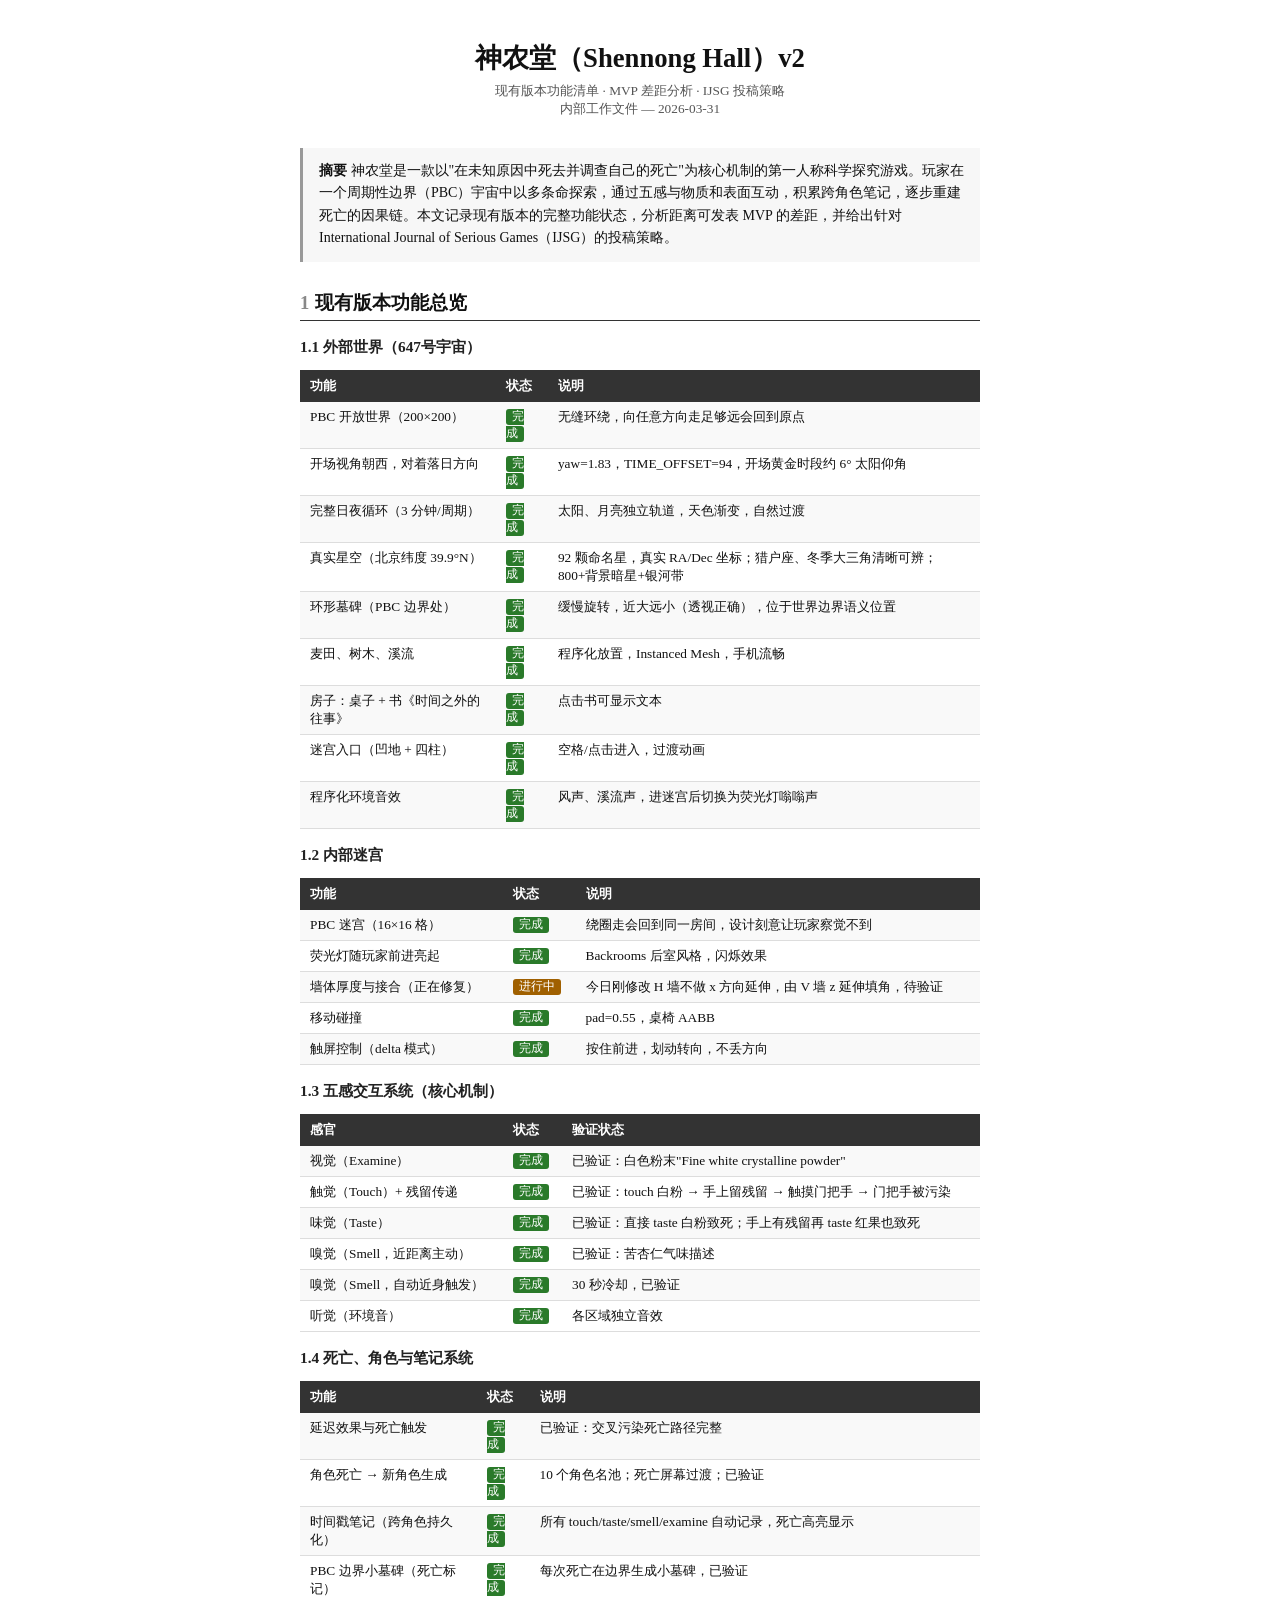
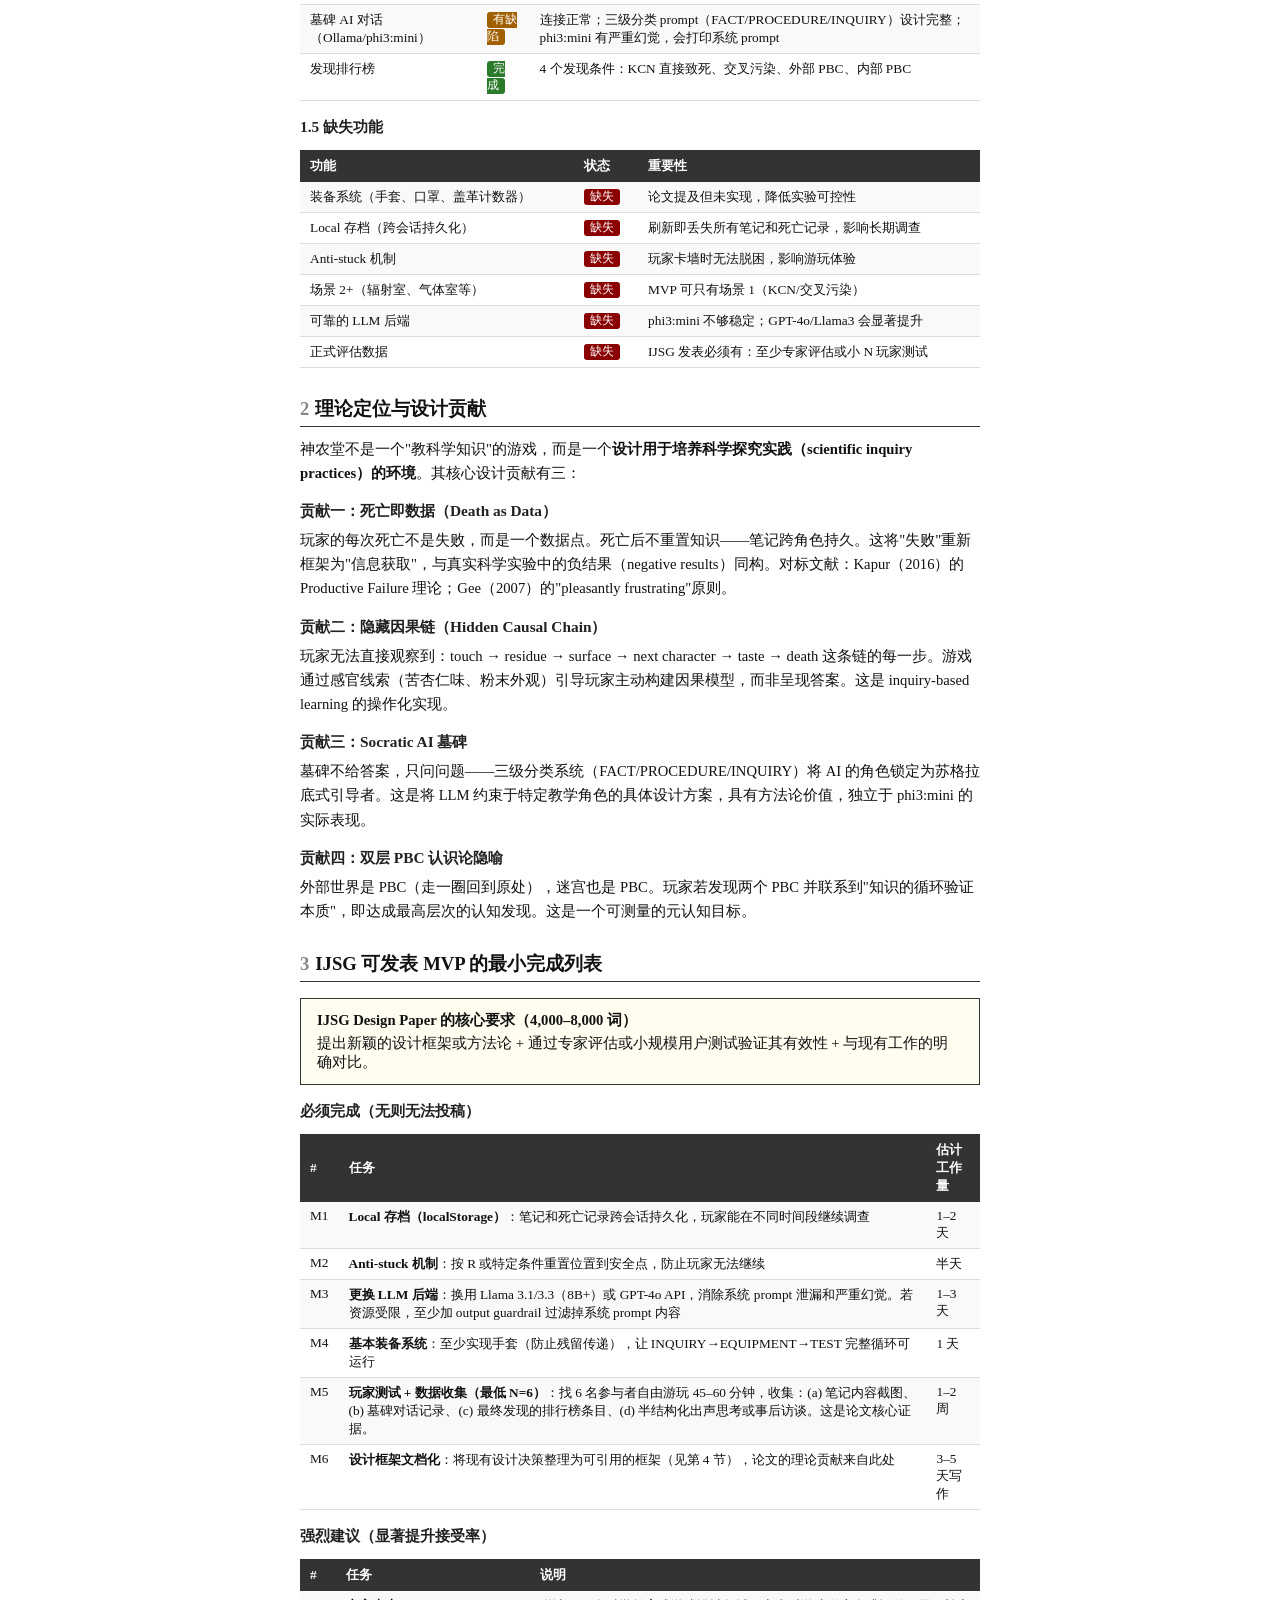
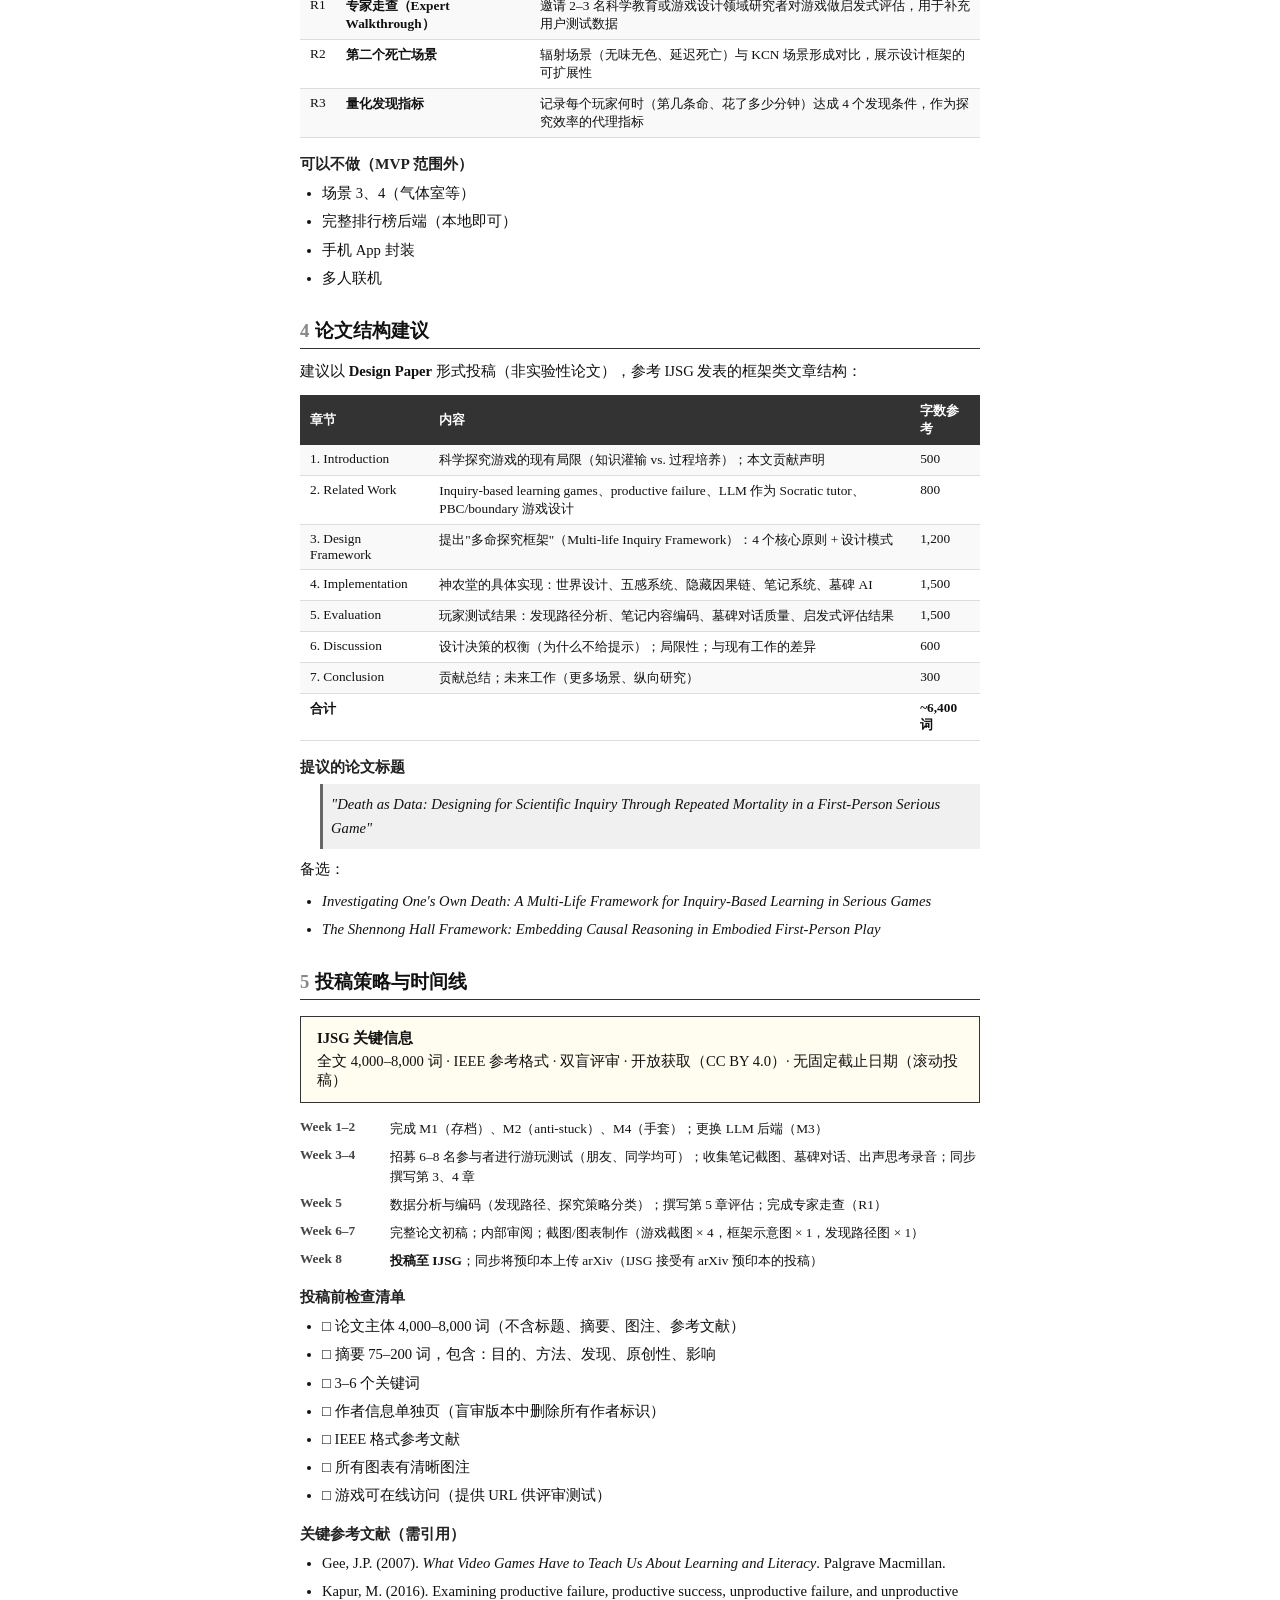
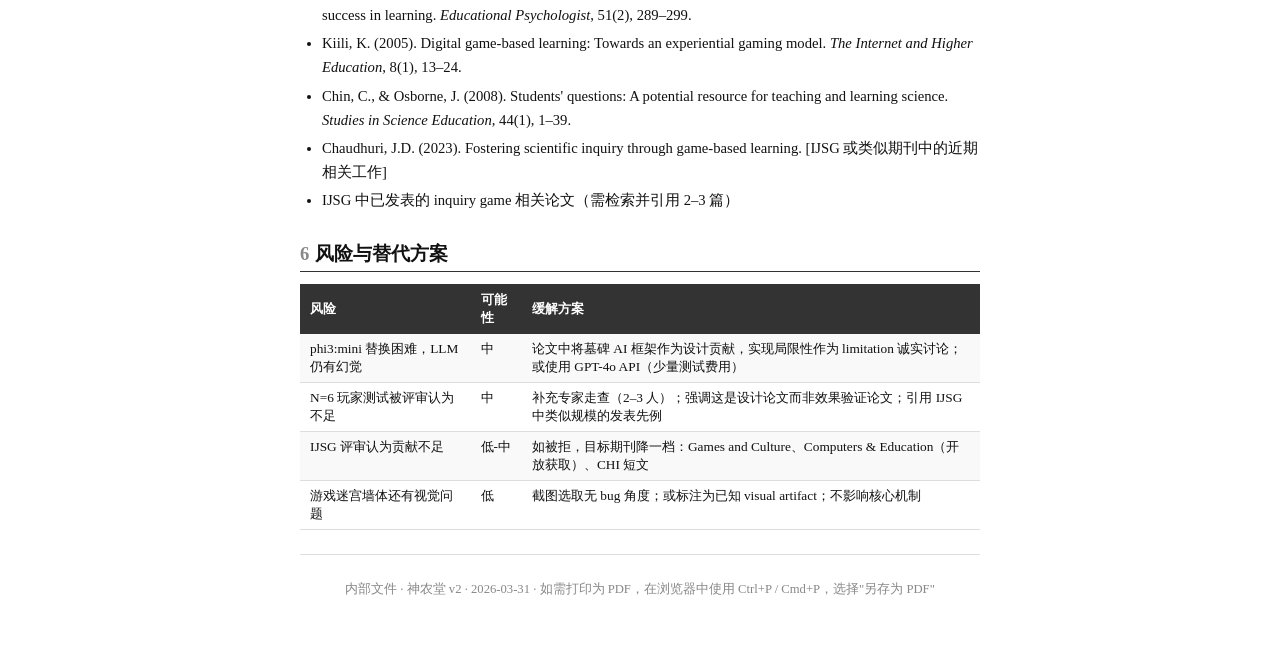
<file: mvp_paper_strategy.html>
<!DOCTYPE html>
<html lang="zh">
<head>
<meta charset="UTF-8">
<title>神农堂 MVP & IJSG Strategy</title>
<style>
  * { box-sizing: border-box; margin: 0; padding: 0; }
  body { font-family: 'Georgia', serif; font-size: 11pt; color: #111; background: #fff; }
  .page { max-width: 800px; margin: 0 auto; padding: 40px 60px; }

  h1 { font-size: 20pt; font-weight: bold; text-align: center; margin-bottom: 6px; }
  h2 { font-size: 14pt; font-weight: bold; margin-top: 28px; margin-bottom: 10px;
       border-bottom: 1.5px solid #333; padding-bottom: 4px; }
  h3 { font-size: 11.5pt; font-weight: bold; margin-top: 16px; margin-bottom: 6px; color: #222; }
  h4 { font-size: 11pt; font-style: italic; margin-top: 12px; margin-bottom: 4px; color: #444; }

  p { margin-bottom: 8px; line-height: 1.65; }
  ul, ol { margin: 6px 0 10px 22px; line-height: 1.65; }
  li { margin-bottom: 4px; }

  .meta { text-align: center; color: #555; font-size: 10pt; margin-bottom: 30px; }
  .abstract { background: #f7f7f7; border-left: 3px solid #999; padding: 12px 16px;
              margin: 20px 0; font-size: 10.5pt; line-height: 1.6; }

  table { width: 100%; border-collapse: collapse; margin: 12px 0; font-size: 10pt; }
  th { background: #333; color: #fff; padding: 7px 10px; text-align: left; }
  td { padding: 6px 10px; border-bottom: 1px solid #ddd; vertical-align: top; }
  tr:nth-child(even) td { background: #f9f9f9; }

  .tag-done { background: #2a7a2a; color: #fff; padding: 1px 6px; border-radius: 3px;
              font-size: 9pt; font-family: monospace; }
  .tag-partial { background: #a06000; color: #fff; padding: 1px 6px; border-radius: 3px;
                 font-size: 9pt; font-family: monospace; }
  .tag-missing { background: #8a0000; color: #fff; padding: 1px 6px; border-radius: 3px;
                 font-size: 9pt; font-family: monospace; }
  .tag-optional { background: #555; color: #fff; padding: 1px 6px; border-radius: 3px;
                  font-size: 9pt; font-family: monospace; }

  .callout { border: 1.5px solid #333; padding: 12px 16px; margin: 16px 0;
             background: #fffdf0; }
  .callout strong { display: block; margin-bottom: 4px; font-size: 11pt; }

  .timeline { margin: 10px 0; }
  .timeline-item { display: flex; margin-bottom: 8px; }
  .timeline-week { min-width: 90px; font-weight: bold; color: #444; font-size: 10pt; }
  .timeline-content { flex: 1; font-size: 10pt; line-height: 1.5; }

  .section-num { color: #888; margin-right: 6px; }
  hr { border: none; border-top: 1px solid #ddd; margin: 24px 0; }

  @media print {
    body { font-size: 10.5pt; }
    .page { padding: 20px 40px; }
    h2 { page-break-after: avoid; }
    table { page-break-inside: avoid; }
    .callout { page-break-inside: avoid; }
  }
</style>
</head>
<body>
<div class="page">

<h1>神农堂（Shennong Hall）v2</h1>
<div class="meta">
  现有版本功能清单 · MVP 差距分析 · IJSG 投稿策略<br>
  内部工作文件 — 2026-03-31
</div>

<div class="abstract">
  <strong>摘要</strong>
  神农堂是一款以"在未知原因中死去并调查自己的死亡"为核心机制的第一人称科学探究游戏。玩家在一个周期性边界（PBC）宇宙中以多条命探索，通过五感与物质和表面互动，积累跨角色笔记，逐步重建死亡的因果链。本文记录现有版本的完整功能状态，分析距离可发表 MVP 的差距，并给出针对 International Journal of Serious Games（IJSG）的投稿策略。
</div>

<!-- ============================================================ -->
<h2><span class="section-num">1</span>现有版本功能总览</h2>

<h3>1.1 外部世界（647号宇宙）</h3>
<table>
  <tr><th>功能</th><th>状态</th><th>说明</th></tr>
  <tr>
    <td>PBC 开放世界（200×200）</td>
    <td><span class="tag-done">完成</span></td>
    <td>无缝环绕，向任意方向走足够远会回到原点</td>
  </tr>
  <tr>
    <td>开场视角朝西，对着落日方向</td>
    <td><span class="tag-done">完成</span></td>
    <td>yaw=1.83，TIME_OFFSET=94，开场黄金时段约 6° 太阳仰角</td>
  </tr>
  <tr>
    <td>完整日夜循环（3 分钟/周期）</td>
    <td><span class="tag-done">完成</span></td>
    <td>太阳、月亮独立轨道，天色渐变，自然过渡</td>
  </tr>
  <tr>
    <td>真实星空（北京纬度 39.9°N）</td>
    <td><span class="tag-done">完成</span></td>
    <td>92 颗命名星，真实 RA/Dec 坐标；猎户座、冬季大三角清晰可辨；800+背景暗星+银河带</td>
  </tr>
  <tr>
    <td>环形墓碑（PBC 边界处）</td>
    <td><span class="tag-done">完成</span></td>
    <td>缓慢旋转，近大远小（透视正确），位于世界边界语义位置</td>
  </tr>
  <tr>
    <td>麦田、树木、溪流</td>
    <td><span class="tag-done">完成</span></td>
    <td>程序化放置，Instanced Mesh，手机流畅</td>
  </tr>
  <tr>
    <td>房子：桌子 + 书《时间之外的往事》</td>
    <td><span class="tag-done">完成</span></td>
    <td>点击书可显示文本</td>
  </tr>
  <tr>
    <td>迷宫入口（凹地 + 四柱）</td>
    <td><span class="tag-done">完成</span></td>
    <td>空格/点击进入，过渡动画</td>
  </tr>
  <tr>
    <td>程序化环境音效</td>
    <td><span class="tag-done">完成</span></td>
    <td>风声、溪流声，进迷宫后切换为荧光灯嗡嗡声</td>
  </tr>
</table>

<h3>1.2 内部迷宫</h3>
<table>
  <tr><th>功能</th><th>状态</th><th>说明</th></tr>
  <tr>
    <td>PBC 迷宫（16×16 格）</td>
    <td><span class="tag-done">完成</span></td>
    <td>绕圈走会回到同一房间，设计刻意让玩家察觉不到</td>
  </tr>
  <tr>
    <td>荧光灯随玩家前进亮起</td>
    <td><span class="tag-done">完成</span></td>
    <td>Backrooms 后室风格，闪烁效果</td>
  </tr>
  <tr>
    <td>墙体厚度与接合（正在修复）</td>
    <td><span class="tag-partial">进行中</span></td>
    <td>今日刚修改 H 墙不做 x 方向延伸，由 V 墙 z 延伸填角，待验证</td>
  </tr>
  <tr>
    <td>移动碰撞</td>
    <td><span class="tag-done">完成</span></td>
    <td>pad=0.55，桌椅 AABB</td>
  </tr>
  <tr>
    <td>触屏控制（delta 模式）</td>
    <td><span class="tag-done">完成</span></td>
    <td>按住前进，划动转向，不丢方向</td>
  </tr>
</table>

<h3>1.3 五感交互系统（核心机制）</h3>
<table>
  <tr><th>感官</th><th>状态</th><th>验证状态</th></tr>
  <tr>
    <td>视觉（Examine）</td>
    <td><span class="tag-done">完成</span></td>
    <td>已验证：白色粉末"Fine white crystalline powder"</td>
  </tr>
  <tr>
    <td>触觉（Touch）+ 残留传递</td>
    <td><span class="tag-done">完成</span></td>
    <td>已验证：touch 白粉 → 手上留残留 → 触摸门把手 → 门把手被污染</td>
  </tr>
  <tr>
    <td>味觉（Taste）</td>
    <td><span class="tag-done">完成</span></td>
    <td>已验证：直接 taste 白粉致死；手上有残留再 taste 红果也致死</td>
  </tr>
  <tr>
    <td>嗅觉（Smell，近距离主动）</td>
    <td><span class="tag-done">完成</span></td>
    <td>已验证：苦杏仁气味描述</td>
  </tr>
  <tr>
    <td>嗅觉（Smell，自动近身触发）</td>
    <td><span class="tag-done">完成</span></td>
    <td>30 秒冷却，已验证</td>
  </tr>
  <tr>
    <td>听觉（环境音）</td>
    <td><span class="tag-done">完成</span></td>
    <td>各区域独立音效</td>
  </tr>
</table>

<h3>1.4 死亡、角色与笔记系统</h3>
<table>
  <tr><th>功能</th><th>状态</th><th>说明</th></tr>
  <tr>
    <td>延迟效果与死亡触发</td>
    <td><span class="tag-done">完成</span></td>
    <td>已验证：交叉污染死亡路径完整</td>
  </tr>
  <tr>
    <td>角色死亡 → 新角色生成</td>
    <td><span class="tag-done">完成</span></td>
    <td>10 个角色名池；死亡屏幕过渡；已验证</td>
  </tr>
  <tr>
    <td>时间戳笔记（跨角色持久化）</td>
    <td><span class="tag-done">完成</span></td>
    <td>所有 touch/taste/smell/examine 自动记录，死亡高亮显示</td>
  </tr>
  <tr>
    <td>PBC 边界小墓碑（死亡标记）</td>
    <td><span class="tag-done">完成</span></td>
    <td>每次死亡在边界生成小墓碑，已验证</td>
  </tr>
  <tr>
    <td>墓碑 AI 对话（Ollama/phi3:mini）</td>
    <td><span class="tag-partial">有缺陷</span></td>
    <td>连接正常；三级分类 prompt（FACT/PROCEDURE/INQUIRY）设计完整；phi3:mini 有严重幻觉，会打印系统 prompt</td>
  </tr>
  <tr>
    <td>发现排行榜</td>
    <td><span class="tag-done">完成</span></td>
    <td>4 个发现条件：KCN 直接致死、交叉污染、外部 PBC、内部 PBC</td>
  </tr>
</table>

<h3>1.5 缺失功能</h3>
<table>
  <tr><th>功能</th><th>状态</th><th>重要性</th></tr>
  <tr>
    <td>装备系统（手套、口罩、盖革计数器）</td>
    <td><span class="tag-missing">缺失</span></td>
    <td>论文提及但未实现，降低实验可控性</td>
  </tr>
  <tr>
    <td>Local 存档（跨会话持久化）</td>
    <td><span class="tag-missing">缺失</span></td>
    <td>刷新即丢失所有笔记和死亡记录，影响长期调查</td>
  </tr>
  <tr>
    <td>Anti-stuck 机制</td>
    <td><span class="tag-missing">缺失</span></td>
    <td>玩家卡墙时无法脱困，影响游玩体验</td>
  </tr>
  <tr>
    <td>场景 2+（辐射室、气体室等）</td>
    <td><span class="tag-missing">缺失</span></td>
    <td>MVP 可只有场景 1（KCN/交叉污染）</td>
  </tr>
  <tr>
    <td>可靠的 LLM 后端</td>
    <td><span class="tag-missing">缺失</span></td>
    <td>phi3:mini 不够稳定；GPT-4o/Llama3 会显著提升</td>
  </tr>
  <tr>
    <td>正式评估数据</td>
    <td><span class="tag-missing">缺失</span></td>
    <td>IJSG 发表必须有：至少专家评估或小 N 玩家测试</td>
  </tr>
</table>

<!-- ============================================================ -->
<h2><span class="section-num">2</span>理论定位与设计贡献</h2>

<p>神农堂不是一个"教科学知识"的游戏，而是一个<strong>设计用于培养科学探究实践（scientific inquiry practices）的环境</strong>。其核心设计贡献有三：</p>

<h3>贡献一：死亡即数据（Death as Data）</h3>
<p>玩家的每次死亡不是失败，而是一个数据点。死亡后不重置知识——笔记跨角色持久。这将"失败"重新框架为"信息获取"，与真实科学实验中的负结果（negative results）同构。对标文献：Kapur（2016）的 Productive Failure 理论；Gee（2007）的"pleasantly frustrating"原则。</p>

<h3>贡献二：隐藏因果链（Hidden Causal Chain）</h3>
<p>玩家无法直接观察到：touch → residue → surface → next character → taste → death 这条链的每一步。游戏通过感官线索（苦杏仁味、粉末外观）引导玩家主动构建因果模型，而非呈现答案。这是 inquiry-based learning 的操作化实现。</p>

<h3>贡献三：Socratic AI 墓碑</h3>
<p>墓碑不给答案，只问问题——三级分类系统（FACT/PROCEDURE/INQUIRY）将 AI 的角色锁定为苏格拉底式引导者。这是将 LLM 约束于特定教学角色的具体设计方案，具有方法论价值，独立于 phi3:mini 的实际表现。</p>

<h3>贡献四：双层 PBC 认识论隐喻</h3>
<p>外部世界是 PBC（走一圈回到原处），迷宫也是 PBC。玩家若发现两个 PBC 并联系到"知识的循环验证本质"，即达成最高层次的认知发现。这是一个可测量的元认知目标。</p>

<!-- ============================================================ -->
<h2><span class="section-num">3</span>IJSG 可发表 MVP 的最小完成列表</h2>

<div class="callout">
  <strong>IJSG Design Paper 的核心要求（4,000–8,000 词）</strong>
  提出新颖的设计框架或方法论 + 通过专家评估或小规模用户测试验证其有效性 + 与现有工作的明确对比。
</div>

<h3>必须完成（无则无法投稿）</h3>
<table>
  <tr><th>#</th><th>任务</th><th>估计工作量</th></tr>
  <tr>
    <td>M1</td>
    <td><strong>Local 存档（localStorage）</strong>：笔记和死亡记录跨会话持久化，玩家能在不同时间段继续调查</td>
    <td>1–2 天</td>
  </tr>
  <tr>
    <td>M2</td>
    <td><strong>Anti-stuck 机制</strong>：按 R 或特定条件重置位置到安全点，防止玩家无法继续</td>
    <td>半天</td>
  </tr>
  <tr>
    <td>M3</td>
    <td><strong>更换 LLM 后端</strong>：换用 Llama 3.1/3.3（8B+）或 GPT-4o API，消除系统 prompt 泄漏和严重幻觉。若资源受限，至少加 output guardrail 过滤掉系统 prompt 内容</td>
    <td>1–3 天</td>
  </tr>
  <tr>
    <td>M4</td>
    <td><strong>基本装备系统</strong>：至少实现手套（防止残留传递），让 INQUIRY→EQUIPMENT→TEST 完整循环可运行</td>
    <td>1 天</td>
  </tr>
  <tr>
    <td>M5</td>
    <td><strong>玩家测试 + 数据收集（最低 N=6）</strong>：找 6 名参与者自由游玩 45–60 分钟，收集：(a) 笔记内容截图、(b) 墓碑对话记录、(c) 最终发现的排行榜条目、(d) 半结构化出声思考或事后访谈。这是论文核心证据。</td>
    <td>1–2 周</td>
  </tr>
  <tr>
    <td>M6</td>
    <td><strong>设计框架文档化</strong>：将现有设计决策整理为可引用的框架（见第 4 节），论文的理论贡献来自此处</td>
    <td>3–5 天写作</td>
  </tr>
</table>

<h3>强烈建议（显著提升接受率）</h3>
<table>
  <tr><th>#</th><th>任务</th><th>说明</th></tr>
  <tr>
    <td>R1</td>
    <td><strong>专家走查（Expert Walkthrough）</strong></td>
    <td>邀请 2–3 名科学教育或游戏设计领域研究者对游戏做启发式评估，用于补充用户测试数据</td>
  </tr>
  <tr>
    <td>R2</td>
    <td><strong>第二个死亡场景</strong></td>
    <td>辐射场景（无味无色、延迟死亡）与 KCN 场景形成对比，展示设计框架的可扩展性</td>
  </tr>
  <tr>
    <td>R3</td>
    <td><strong>量化发现指标</strong></td>
    <td>记录每个玩家何时（第几条命、花了多少分钟）达成 4 个发现条件，作为探究效率的代理指标</td>
  </tr>
</table>

<h3>可以不做（MVP 范围外）</h3>
<ul>
  <li>场景 3、4（气体室等）</li>
  <li>完整排行榜后端（本地即可）</li>
  <li>手机 App 封装</li>
  <li>多人联机</li>
</ul>

<!-- ============================================================ -->
<h2><span class="section-num">4</span>论文结构建议</h2>

<p>建议以 <strong>Design Paper</strong> 形式投稿（非实验性论文），参考 IJSG 发表的框架类文章结构：</p>

<table>
  <tr><th>章节</th><th>内容</th><th>字数参考</th></tr>
  <tr>
    <td>1. Introduction</td>
    <td>科学探究游戏的现有局限（知识灌输 vs. 过程培养）；本文贡献声明</td>
    <td>500</td>
  </tr>
  <tr>
    <td>2. Related Work</td>
    <td>Inquiry-based learning games、productive failure、LLM 作为 Socratic tutor、PBC/boundary 游戏设计</td>
    <td>800</td>
  </tr>
  <tr>
    <td>3. Design Framework</td>
    <td>提出"多命探究框架"（Multi-life Inquiry Framework）：4 个核心原则 + 设计模式</td>
    <td>1,200</td>
  </tr>
  <tr>
    <td>4. Implementation</td>
    <td>神农堂的具体实现：世界设计、五感系统、隐藏因果链、笔记系统、墓碑 AI</td>
    <td>1,500</td>
  </tr>
  <tr>
    <td>5. Evaluation</td>
    <td>玩家测试结果：发现路径分析、笔记内容编码、墓碑对话质量、启发式评估结果</td>
    <td>1,500</td>
  </tr>
  <tr>
    <td>6. Discussion</td>
    <td>设计决策的权衡（为什么不给提示）；局限性；与现有工作的差异</td>
    <td>600</td>
  </tr>
  <tr>
    <td>7. Conclusion</td>
    <td>贡献总结；未来工作（更多场景、纵向研究）</td>
    <td>300</td>
  </tr>
  <tr>
    <td><strong>合计</strong></td>
    <td></td>
    <td><strong>~6,400 词</strong></td>
  </tr>
</table>

<h3>提议的论文标题</h3>
<p style="font-style: italic; margin-left: 20px; padding: 8px; background: #f0f0f0; border-left: 3px solid #666;">
  "Death as Data: Designing for Scientific Inquiry Through Repeated Mortality in a First-Person Serious Game"
</p>
<p>备选：</p>
<ul>
  <li><em>Investigating One's Own Death: A Multi-Life Framework for Inquiry-Based Learning in Serious Games</em></li>
  <li><em>The Shennong Hall Framework: Embedding Causal Reasoning in Embodied First-Person Play</em></li>
</ul>

<!-- ============================================================ -->
<h2><span class="section-num">5</span>投稿策略与时间线</h2>

<div class="callout">
  <strong>IJSG 关键信息</strong>
  全文 4,000–8,000 词 · IEEE 参考格式 · 双盲评审 · 开放获取（CC BY 4.0）· 无固定截止日期（滚动投稿）
</div>

<div class="timeline">
  <div class="timeline-item">
    <div class="timeline-week">Week 1–2</div>
    <div class="timeline-content">完成 M1（存档）、M2（anti-stuck）、M4（手套）；更换 LLM 后端（M3）</div>
  </div>
  <div class="timeline-item">
    <div class="timeline-week">Week 3–4</div>
    <div class="timeline-content">招募 6–8 名参与者进行游玩测试（朋友、同学均可）；收集笔记截图、墓碑对话、出声思考录音；同步撰写第 3、4 章</div>
  </div>
  <div class="timeline-item">
    <div class="timeline-week">Week 5</div>
    <div class="timeline-content">数据分析与编码（发现路径、探究策略分类）；撰写第 5 章评估；完成专家走查（R1）</div>
  </div>
  <div class="timeline-item">
    <div class="timeline-week">Week 6–7</div>
    <div class="timeline-content">完整论文初稿；内部审阅；截图/图表制作（游戏截图 × 4，框架示意图 × 1，发现路径图 × 1）</div>
  </div>
  <div class="timeline-item">
    <div class="timeline-week">Week 8</div>
    <div class="timeline-content"><strong>投稿至 IJSG</strong>；同步将预印本上传 arXiv（IJSG 接受有 arXiv 预印本的投稿）</div>
  </div>
</div>

<h3>投稿前检查清单</h3>
<ul>
  <li>□ 论文主体 4,000–8,000 词（不含标题、摘要、图注、参考文献）</li>
  <li>□ 摘要 75–200 词，包含：目的、方法、发现、原创性、影响</li>
  <li>□ 3–6 个关键词</li>
  <li>□ 作者信息单独页（盲审版本中删除所有作者标识）</li>
  <li>□ IEEE 格式参考文献</li>
  <li>□ 所有图表有清晰图注</li>
  <li>□ 游戏可在线访问（提供 URL 供评审测试）</li>
</ul>

<h3>关键参考文献（需引用）</h3>
<ul>
  <li>Gee, J.P. (2007). <em>What Video Games Have to Teach Us About Learning and Literacy</em>. Palgrave Macmillan.</li>
  <li>Kapur, M. (2016). Examining productive failure, productive success, unproductive failure, and unproductive success in learning. <em>Educational Psychologist</em>, 51(2), 289–299.</li>
  <li>Kiili, K. (2005). Digital game-based learning: Towards an experiential gaming model. <em>The Internet and Higher Education</em>, 8(1), 13–24.</li>
  <li>Chin, C., & Osborne, J. (2008). Students' questions: A potential resource for teaching and learning science. <em>Studies in Science Education</em>, 44(1), 1–39.</li>
  <li>Chaudhuri, J.D. (2023). Fostering scientific inquiry through game-based learning. [IJSG 或类似期刊中的近期相关工作]</li>
  <li>IJSG 中已发表的 inquiry game 相关论文（需检索并引用 2–3 篇）</li>
</ul>

<!-- ============================================================ -->
<h2><span class="section-num">6</span>风险与替代方案</h2>

<table>
  <tr><th>风险</th><th>可能性</th><th>缓解方案</th></tr>
  <tr>
    <td>phi3:mini 替换困难，LLM 仍有幻觉</td>
    <td>中</td>
    <td>论文中将墓碑 AI 框架作为设计贡献，实现局限性作为 limitation 诚实讨论；或使用 GPT-4o API（少量测试费用）</td>
  </tr>
  <tr>
    <td>N=6 玩家测试被评审认为不足</td>
    <td>中</td>
    <td>补充专家走查（2–3 人）；强调这是设计论文而非效果验证论文；引用 IJSG 中类似规模的发表先例</td>
  </tr>
  <tr>
    <td>IJSG 评审认为贡献不足</td>
    <td>低-中</td>
    <td>如被拒，目标期刊降一档：Games and Culture、Computers & Education（开放获取）、CHI 短文</td>
  </tr>
  <tr>
    <td>游戏迷宫墙体还有视觉问题</td>
    <td>低</td>
    <td>截图选取无 bug 角度；或标注为已知 visual artifact；不影响核心机制</td>
  </tr>
</table>

<!-- ============================================================ -->
<hr>
<p style="text-align:center; color:#888; font-size:9.5pt; margin-top: 20px;">
  内部文件 · 神农堂 v2 · 2026-03-31 · 如需打印为 PDF，在浏览器中使用 Ctrl+P / Cmd+P，选择"另存为 PDF"
</p>

</div>
</body>
</html>
</file>
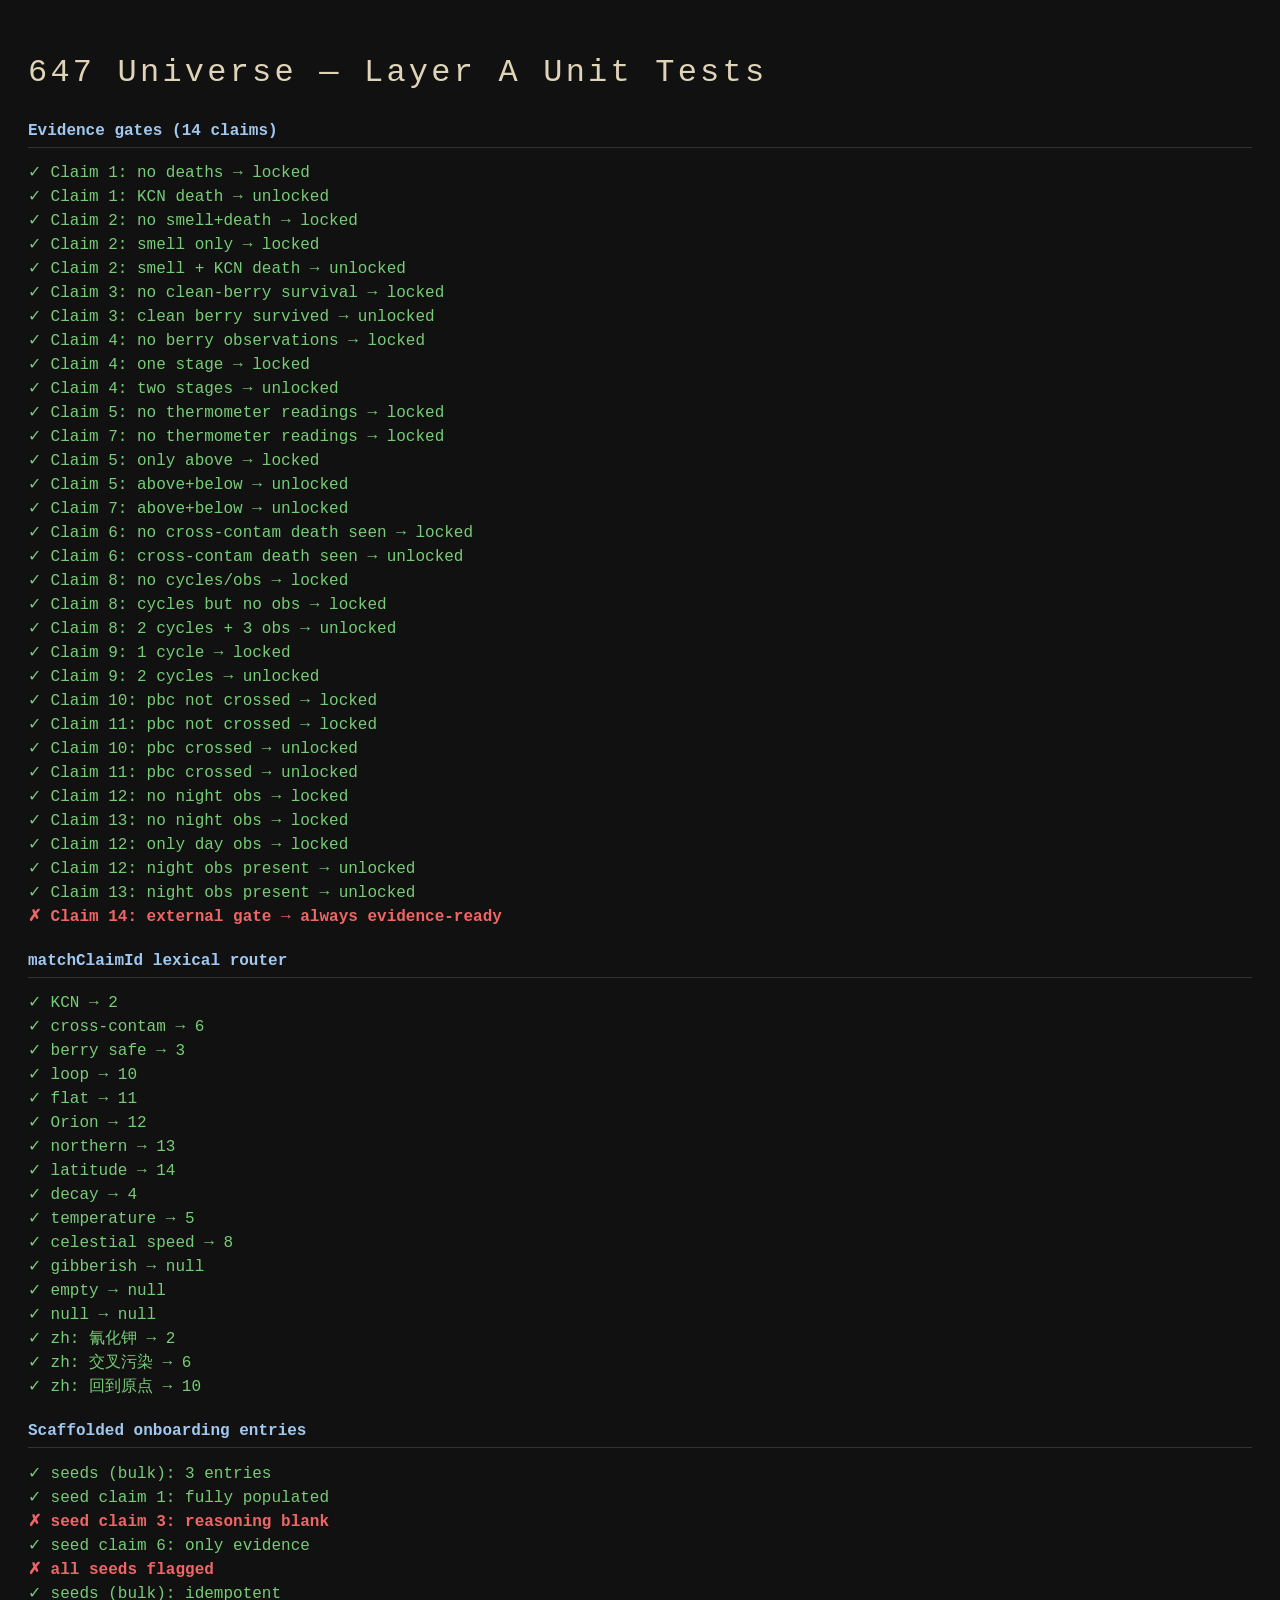
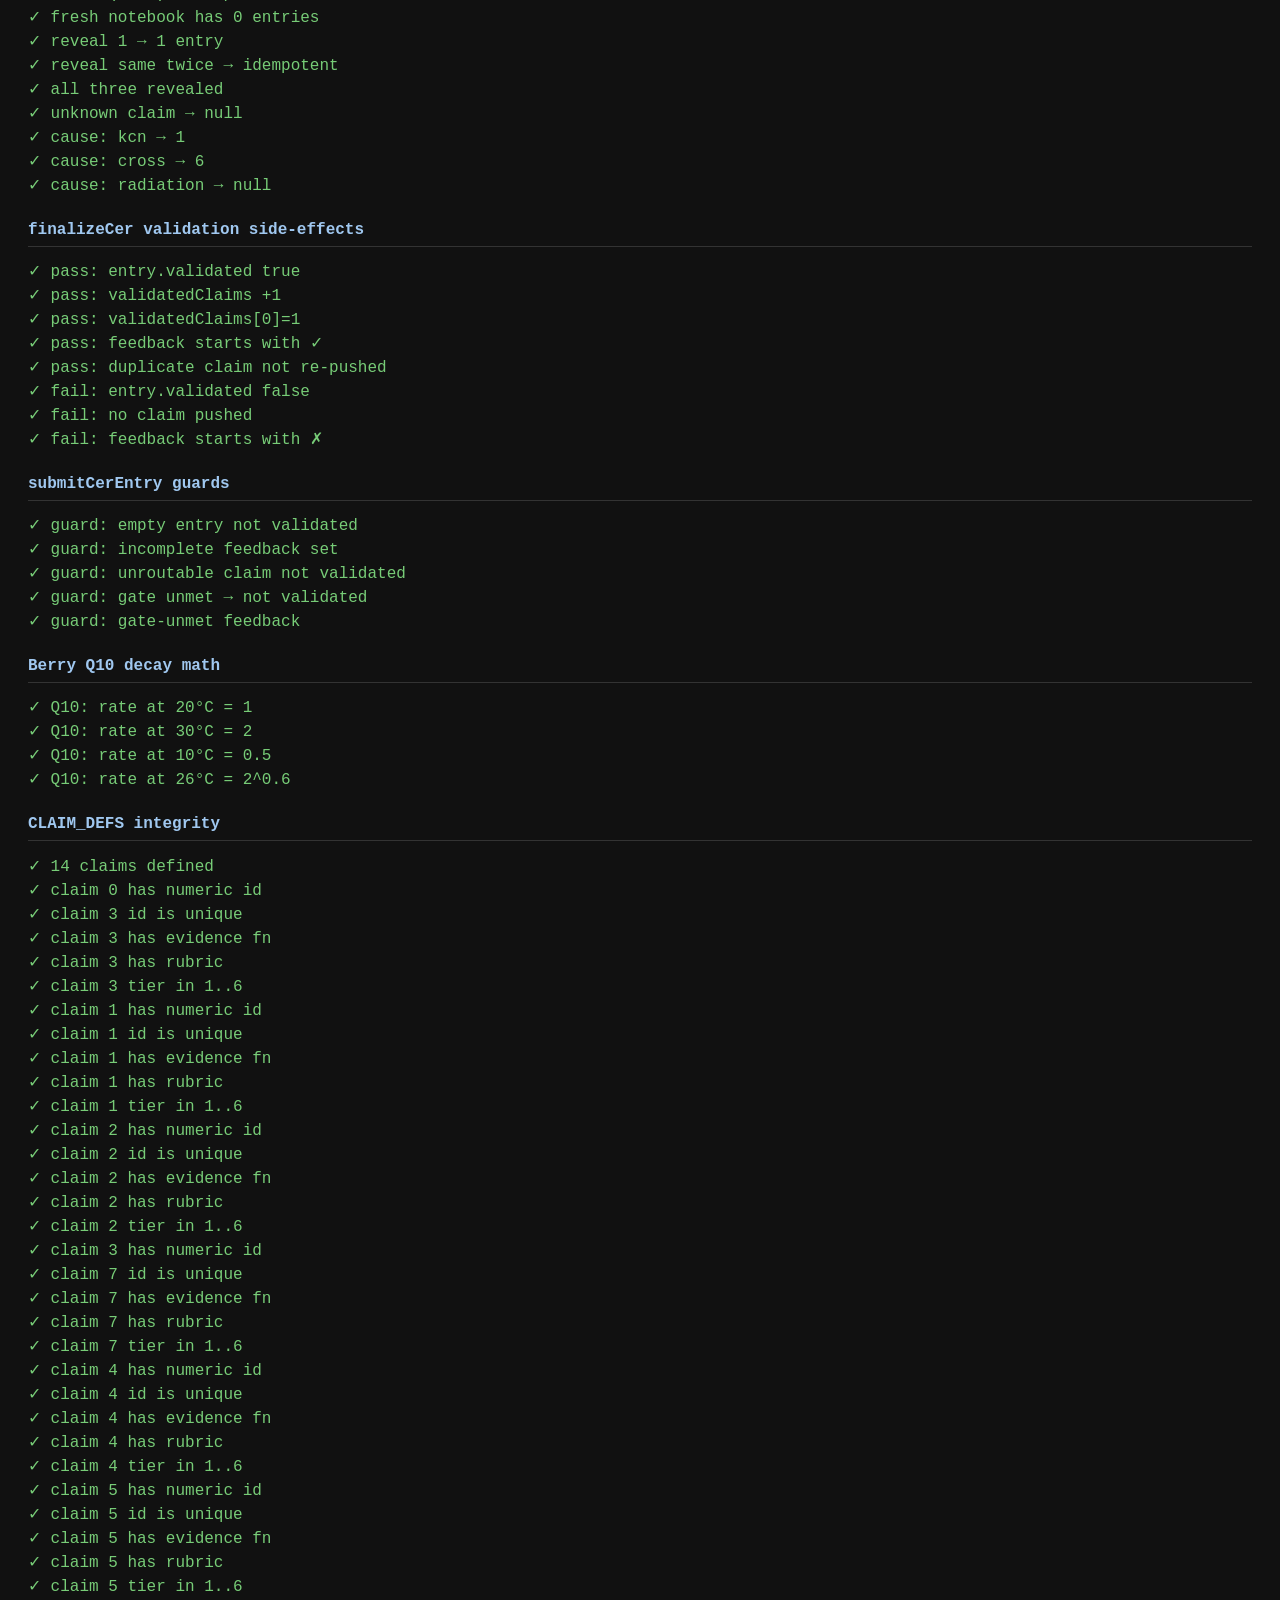
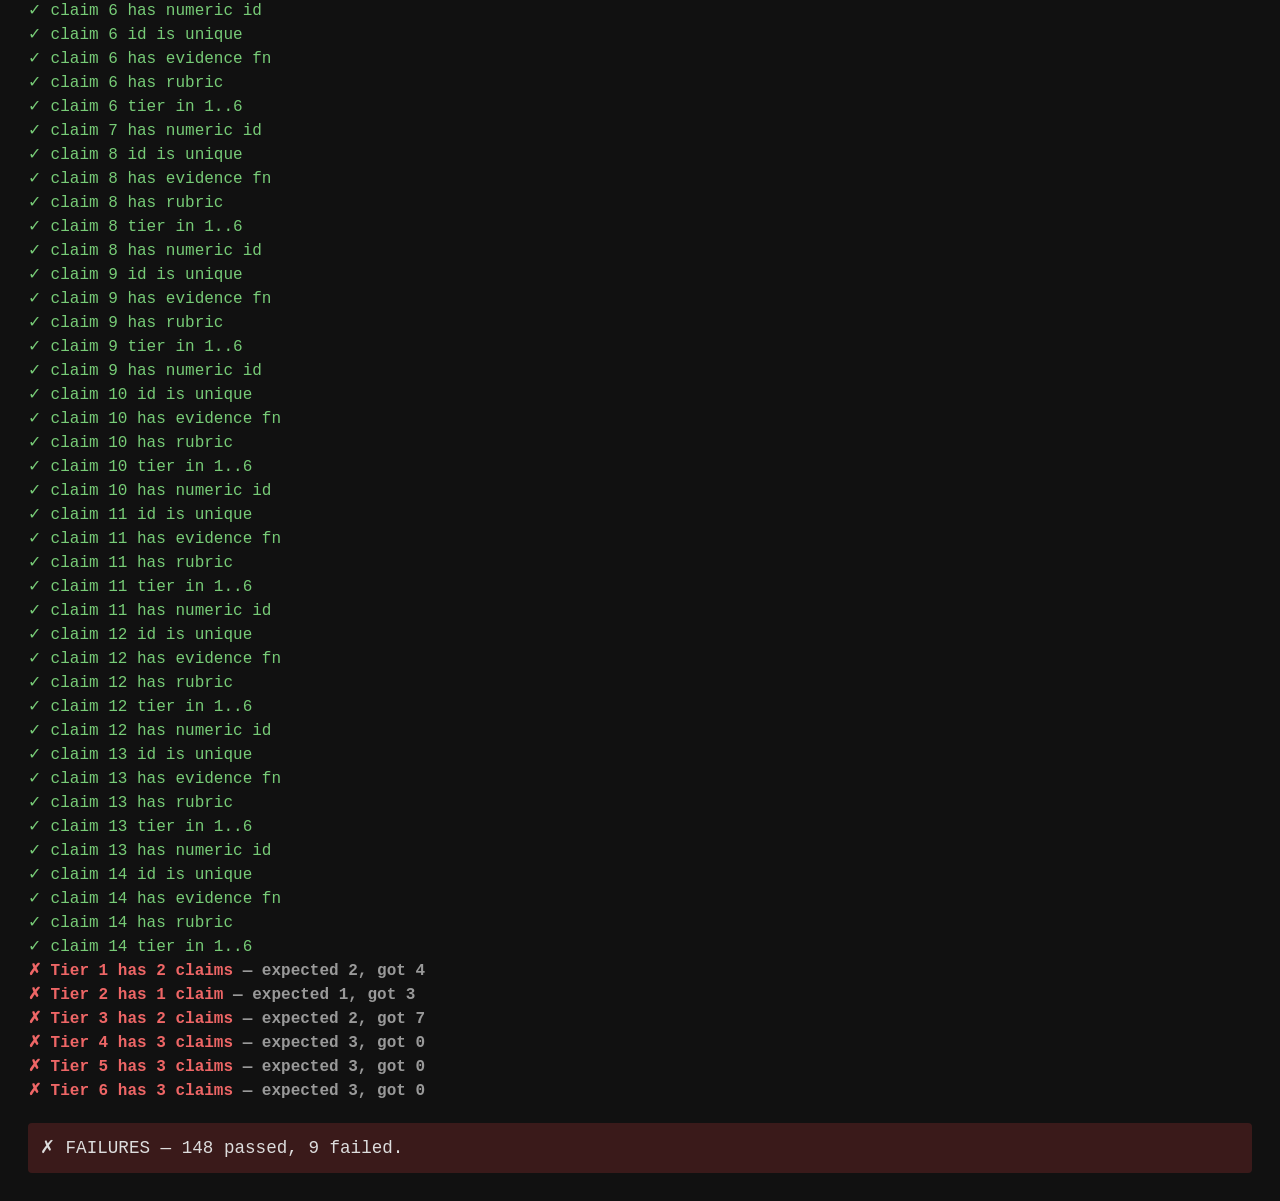
<file: tests/test.html>
<!DOCTYPE html>
<html>
<head>
<meta charset="utf-8">
<title>647 Universe — Layer A Unit Tests</title>
<style>
  body { font-family: Menlo, monospace; background: #111; color: #ddd; padding: 20px; line-height: 1.5; }
  h1 { color: #e0d4b8; font-weight: normal; letter-spacing: 0.1em; }
  h2 { color: #a0c8f0; font-size: 1em; margin-top: 20px; border-bottom: 1px solid #333; padding-bottom: 4px; }
  .pass { color: #7c7; }
  .fail { color: #e66; font-weight: bold; }
  #summary { margin-top: 20px; padding: 12px; background: #222; border-radius: 4px; font-size: 1.1em; }
  #summary.ok { background: #1a3a1a; }
  #summary.bad { background: #3a1a1a; }
  pre { white-space: pre-wrap; }
</style>
</head>
<body>
<h1>647 Universe — Layer A Unit Tests</h1>
<div id="out"></div>
<div id="summary"></div>

<!-- ============================================================
     STUBS: minimal environment so cer.js runs without Three.js,
     without DOM overlays, and without real network/localStorage.
     ============================================================ -->
<script>
'use strict';

// -- Test harness --------------------------------------------------------
var TEST = { pass: 0, fail: 0, sections: [] };
var _currentSection = null;

function section(name) {
  _currentSection = { name: name, results: [] };
  TEST.sections.push(_currentSection);
}
function assert(cond, name, detail) {
  var r = { ok: !!cond, name: name, detail: detail || '' };
  _currentSection.results.push(r);
  if (cond) TEST.pass++; else TEST.fail++;
}
function assertEq(actual, expected, name) {
  var ok = (actual === expected) ||
           (typeof actual === 'number' && typeof expected === 'number' &&
            Math.abs(actual - expected) < 1e-6);
  assert(ok, name, ok ? '' : 'expected ' + JSON.stringify(expected) + ', got ' + JSON.stringify(actual));
}

// -- Minimal globals cer.js expects -------------------------------------
var G = window.G = {
  notebook: null,
  gameTime: 0,
  lang: 'en'
};

// Tiny L() that returns the key (tests don't care about translations)
function L(key, params) {
  if (!params) return key;
  var s = key;
  for (var k in params) s = s.replace('{' + k + '}', params[k]);
  return s;
}

// Stubs for cer.js dependencies
function saveGame() {}
function showDiscoveryNotification(txt) {}
function renderNotebook() {}
var IS_LOCAL = false;
var LOCAL_CONFIG = {};  // no API key → cer.js uses offline grader path

// Fetch stub — any test that triggers the holistic grader will monkey-patch
window.fetch = function() {
  return Promise.reject(new Error('fetch not stubbed in this test'));
};

// Helper: fresh notebook in the shape initNotebook() produces
function freshNotebook() {
  return {
    entries: [],
    deaths: [],
    discoveries: [],
    totalCharacters: 0,
    currentCharacter: null,
    tombstoneDialogue: [],
    cerEntries: [],
    validatedClaims: [],
    observedBerryStages: {},
    skyObservations: [],
    dayNightCycles: 0,
    lastCycleMark: 0,
    pbcCrossed: false,
    thermometerLocations: [],
    berryCleanEatenSurvived: false,
    crossContaminationDeathSeen: false
  };
}
</script>

<!-- Load cer.js for real. -->
<script src="../js/cer.js"></script>

<!-- Inline Q10 math copied from substances.js (avoids loading THREE) -->
<script>
var G_DECAY_Q10 = 2;
var G_DECAY_REF_TEMP = 20;
function getDecayRate(temperature) {
  return Math.pow(G_DECAY_Q10, (temperature - G_DECAY_REF_TEMP) / 10);
}
</script>

<!-- ============================================================
     TESTS
     ============================================================ -->
<script>
'use strict';

// ========== 1. EVIDENCE GATES — one claim at a time ==========
section('Evidence gates (14 claims)');

(function claim1() {
  G.notebook = freshNotebook();
  assert(!evidenceGateMet(1), 'Claim 1: no deaths → locked');
  G.notebook.deaths.push({ causeId: 'kcn_ingestion' });
  assert(evidenceGateMet(1), 'Claim 1: KCN death → unlocked');
})();

(function claim2() {
  G.notebook = freshNotebook();
  assert(!evidenceGateMet(2), 'Claim 2: no smell+death → locked');
  G.notebook.entries.push({ action: 'smell', target: 'White Powder', result: 'bitter almond', timestamp: 1, characterName: 'A', location: 'r1' });
  assert(!evidenceGateMet(2), 'Claim 2: smell only → locked');
  G.notebook.deaths.push({ causeId: 'kcn_ingestion' });
  assert(evidenceGateMet(2), 'Claim 2: smell + KCN death → unlocked');
})();

(function claim3() {
  G.notebook = freshNotebook();
  assert(!evidenceGateMet(3), 'Claim 3: no clean-berry survival → locked');
  G.notebook.berryCleanEatenSurvived = true;
  assert(evidenceGateMet(3), 'Claim 3: clean berry survived → unlocked');
})();

(function claim4() {
  G.notebook = freshNotebook();
  assert(!evidenceGateMet(4), 'Claim 4: no berry observations → locked');
  G.notebook.observedBerryStages['b1'] = { stages: [0] };
  assert(!evidenceGateMet(4), 'Claim 4: one stage → locked');
  G.notebook.observedBerryStages['b1'].stages.push(2);
  assert(evidenceGateMet(4), 'Claim 4: two stages → unlocked');
})();

(function claim5and7() {
  G.notebook = freshNotebook();
  assert(!evidenceGateMet(5), 'Claim 5: no thermometer readings → locked');
  assert(!evidenceGateMet(7), 'Claim 7: no thermometer readings → locked');
  G.notebook.thermometerLocations = ['above'];
  assert(!evidenceGateMet(5), 'Claim 5: only above → locked');
  G.notebook.thermometerLocations.push('below');
  assert(evidenceGateMet(5), 'Claim 5: above+below → unlocked');
  assert(evidenceGateMet(7), 'Claim 7: above+below → unlocked');
})();

(function claim6() {
  G.notebook = freshNotebook();
  assert(!evidenceGateMet(6), 'Claim 6: no cross-contam death seen → locked');
  G.notebook.crossContaminationDeathSeen = true;
  assert(evidenceGateMet(6), 'Claim 6: cross-contam death seen → unlocked');
})();

(function claim8() {
  G.notebook = freshNotebook();
  assert(!evidenceGateMet(8), 'Claim 8: no cycles/obs → locked');
  G.notebook.dayNightCycles = 2;
  assert(!evidenceGateMet(8), 'Claim 8: cycles but no obs → locked');
  G.notebook.skyObservations = [{isNight:false},{isNight:true},{isNight:true}];
  assert(evidenceGateMet(8), 'Claim 8: 2 cycles + 3 obs → unlocked');
})();

(function claim9() {
  G.notebook = freshNotebook();
  G.notebook.dayNightCycles = 1;
  assert(!evidenceGateMet(9), 'Claim 9: 1 cycle → locked');
  G.notebook.dayNightCycles = 2;
  assert(evidenceGateMet(9), 'Claim 9: 2 cycles → unlocked');
})();

(function claim10and11() {
  G.notebook = freshNotebook();
  assert(!evidenceGateMet(10), 'Claim 10: pbc not crossed → locked');
  assert(!evidenceGateMet(11), 'Claim 11: pbc not crossed → locked');
  G.notebook.pbcCrossed = true;
  assert(evidenceGateMet(10), 'Claim 10: pbc crossed → unlocked');
  assert(evidenceGateMet(11), 'Claim 11: pbc crossed → unlocked');
})();

(function claim12and13() {
  G.notebook = freshNotebook();
  assert(!evidenceGateMet(12), 'Claim 12: no night obs → locked');
  assert(!evidenceGateMet(13), 'Claim 13: no night obs → locked');
  G.notebook.skyObservations = [{isNight:false}];
  assert(!evidenceGateMet(12), 'Claim 12: only day obs → locked');
  G.notebook.skyObservations.push({isNight:true});
  assert(evidenceGateMet(12), 'Claim 12: night obs present → unlocked');
  assert(evidenceGateMet(13), 'Claim 13: night obs present → unlocked');
})();

(function claim14() {
  G.notebook = freshNotebook();
  // Claim 14 has an external evidence gate — always open.
  assert(evidenceGateMet(14), 'Claim 14: external gate → always evidence-ready');
})();

// ========== 2. matchClaimId lexical router ==========
section('matchClaimId lexical router');

assertEq(matchClaimId('the white powder is KCN'), 2, 'KCN → 2');
assertEq(matchClaimId('cross-contamination from the door handle'), 6, 'cross-contam → 6');
assertEq(matchClaimId('berry is safe to eat'), 3, 'berry safe → 3');
assertEq(matchClaimId('the world loops back on itself'), 10, 'loop → 10');
assertEq(matchClaimId('the world is flat, no horizon curvature'), 11, 'flat → 11');
assertEq(matchClaimId('Orion is visible at night'), 12, 'Orion → 12');
assertEq(matchClaimId('this is the northern hemisphere'), 13, 'northern → 13');
assertEq(matchClaimId('latitude is 40°N'), 14, 'latitude → 14');
assertEq(matchClaimId('the berry passes through stages of decay'), 4, 'decay → 4');
assertEq(matchClaimId('temperature affects things'), 5, 'temperature → 5');
assertEq(matchClaimId('the moon is faster than the stars'), 8, 'celestial speed → 8');
assertEq(matchClaimId('random gibberish about nothing'), null, 'gibberish → null');
assertEq(matchClaimId(''), null, 'empty → null');
assertEq(matchClaimId(null), null, 'null → null');
// Chinese routing
assertEq(matchClaimId('氰化钾'), 2, 'zh: 氰化钾 → 2');
assertEq(matchClaimId('交叉污染'), 6, 'zh: 交叉污染 → 6');
assertEq(matchClaimId('回到原点'), 10, 'zh: 回到原点 → 10');

// ========== 3. Scaffolded onboarding ==========
section('Scaffolded onboarding entries');

(function seedsBulk() {
  G.notebook = freshNotebook();
  seedScaffoldedCerEntries();
  assertEq(G.notebook.cerEntries.length, 3, 'seeds (bulk): 3 entries');
  var by = {};
  for (var i = 0; i < G.notebook.cerEntries.length; i++) by[G.notebook.cerEntries[i].claimId] = G.notebook.cerEntries[i];
  assert(by[1] && by[1].claim && by[1].evidence && by[1].reasoning, 'seed claim 1: fully populated');
  assert(by[3] && by[3].claim && by[3].evidence && !by[3].reasoning, 'seed claim 3: reasoning blank');
  assert(by[6] && !by[6].claim && by[6].evidence && !by[6].reasoning, 'seed claim 6: only evidence');
  assert(by[1].scaffolded && by[3].scaffolded && by[6].scaffolded, 'all seeds flagged');
  seedScaffoldedCerEntries();
  assertEq(G.notebook.cerEntries.length, 3, 'seeds (bulk): idempotent');
})();

(function revealEvent() {
  G.notebook = freshNotebook();
  assertEq(G.notebook.cerEntries.length, 0, 'fresh notebook has 0 entries');
  revealScaffoldedCerEntry(1);
  assertEq(G.notebook.cerEntries.length, 1, 'reveal 1 → 1 entry');
  revealScaffoldedCerEntry(1);
  assertEq(G.notebook.cerEntries.length, 1, 'reveal same twice → idempotent');
  revealScaffoldedCerEntry(3);
  revealScaffoldedCerEntry(6);
  assertEq(G.notebook.cerEntries.length, 3, 'all three revealed');
  assertEq(revealScaffoldedCerEntry(99), null, 'unknown claim → null');

  assertEq(scaffoldedClaimForCause('kcn_ingestion'), 1, 'cause: kcn → 1');
  assertEq(scaffoldedClaimForCause('cross_contamination_death'), 6, 'cause: cross → 6');
  assertEq(scaffoldedClaimForCause('radiation_exposure'), null, 'cause: radiation → null');
})();

// ========== 4. finalizeCer behaviour ==========
section('finalizeCer validation side-effects');

(function finalizePass() {
  G.notebook = freshNotebook();
  G.notebook.deaths.push({ causeId: 'kcn_ingestion' });
  var entry = { claimId: 1, claim: 'c', evidence: 'e', reasoning: 'r', validated: false, tier: 1 };
  G.notebook.cerEntries.push(entry);
  finalizeCer(entry, true, 'ok');
  assert(entry.validated === true, 'pass: entry.validated true');
  assertEq(G.notebook.validatedClaims.length, 1, 'pass: validatedClaims +1');
  assertEq(G.notebook.validatedClaims[0], 1, 'pass: validatedClaims[0]=1');
  assert(entry._feedback.indexOf('✓') === 0, 'pass: feedback starts with ✓');

  // Submitting same claim again must not duplicate
  var entry2 = { claimId: 1, claim: 'c', evidence: 'e', reasoning: 'r', validated: false, tier: 1 };
  G.notebook.cerEntries.push(entry2);
  finalizeCer(entry2, true, 'ok');
  assertEq(G.notebook.validatedClaims.length, 1, 'pass: duplicate claim not re-pushed');
})();

(function finalizeFail() {
  G.notebook = freshNotebook();
  var entry = { claimId: 1, claim: 'c', evidence: 'e', reasoning: 'r', validated: false, tier: 1 };
  finalizeCer(entry, false, 'sharpen it');
  assert(entry.validated === false, 'fail: entry.validated false');
  assertEq(G.notebook.validatedClaims.length, 0, 'fail: no claim pushed');
  assert(entry._feedback.indexOf('✗') === 0, 'fail: feedback starts with ✗');
})();

// ========== 5. submitCerEntry guard rails ==========
section('submitCerEntry guards');

(function guards() {
  G.notebook = freshNotebook();

  var missing = { claim: '', evidence: '', reasoning: '', validated: false };
  G.notebook.cerEntries.push(missing);
  submitCerEntry(missing);
  assert(!missing.validated, 'guard: empty entry not validated');
  assert(/fill|incomplete/i.test(missing._feedback), 'guard: incomplete feedback set');

  var noMatch = { claim: 'asdf qwerty', evidence: 'zxcv', reasoning: 'hjkl', validated: false };
  G.notebook.cerEntries.push(noMatch);
  submitCerEntry(noMatch);
  assert(!noMatch.validated, 'guard: unroutable claim not validated');

  var noEvidence = { claim: 'the white powder is KCN', evidence: 'x', reasoning: 'y', validated: false, claimId: null };
  G.notebook.cerEntries.push(noEvidence);
  submitCerEntry(noEvidence);
  assert(!noEvidence.validated, 'guard: gate unmet → not validated');
  assert(/evidence|investigat/i.test(noEvidence._feedback), 'guard: gate-unmet feedback');
})();

// ========== 6. Q10 decay math ==========
section('Berry Q10 decay math');

assertEq(getDecayRate(20), 1.0, 'Q10: rate at 20°C = 1');
assertEq(getDecayRate(30), 2.0, 'Q10: rate at 30°C = 2');
assertEq(getDecayRate(10), 0.5, 'Q10: rate at 10°C = 0.5');
assert(Math.abs(getDecayRate(26) - Math.pow(2, 0.6)) < 1e-6, 'Q10: rate at 26°C = 2^0.6');

// ========== 7. CLAIM_DEFS shape ==========
section('CLAIM_DEFS integrity');

assertEq(CLAIM_DEFS.length, 14, '14 claims defined');
(function integrity() {
  var ids = {}, tiers = {1:0,2:0,3:0,4:0,5:0,6:0};
  for (var i = 0; i < CLAIM_DEFS.length; i++) {
    var d = CLAIM_DEFS[i];
    assert(typeof d.id === 'number', 'claim ' + i + ' has numeric id');
    assert(!ids[d.id], 'claim ' + d.id + ' id is unique');
    assert(typeof d.evidence === 'function', 'claim ' + d.id + ' has evidence fn');
    assert(typeof d.rubric === 'string' && d.rubric.length > 20, 'claim ' + d.id + ' has rubric');
    assert(d.tier >= 1 && d.tier <= 6, 'claim ' + d.id + ' tier in 1..6');
    ids[d.id] = true;
    tiers[d.tier]++;
  }
  // GDD tier counts: T1=2, T2=1, T3=2, T4=3, T5=3, T6=3
  assertEq(tiers[1], 2, 'Tier 1 has 2 claims');
  assertEq(tiers[2], 1, 'Tier 2 has 1 claim');
  assertEq(tiers[3], 2, 'Tier 3 has 2 claims');
  assertEq(tiers[4], 3, 'Tier 4 has 3 claims');
  assertEq(tiers[5], 3, 'Tier 5 has 3 claims');
  assertEq(tiers[6], 3, 'Tier 6 has 3 claims');
})();

// ========== RENDER RESULTS ==========
(function render() {
  var out = document.getElementById('out');
  var html = '';
  for (var i = 0; i < TEST.sections.length; i++) {
    var sec = TEST.sections[i];
    html += '<h2>' + sec.name + '</h2>';
    for (var j = 0; j < sec.results.length; j++) {
      var r = sec.results[j];
      var cls = r.ok ? 'pass' : 'fail';
      var mark = r.ok ? '✓' : '✗';
      html += '<div class="' + cls + '">' + mark + ' ' + r.name +
              (r.detail ? '  <span style="color:#999">— ' + r.detail + '</span>' : '') + '</div>';
    }
  }
  out.innerHTML = html;
  var sum = document.getElementById('summary');
  sum.className = TEST.fail === 0 ? 'ok' : 'bad';
  sum.innerHTML = (TEST.fail === 0 ? '✓ ALL PASS' : '✗ FAILURES') +
                  ' — ' + TEST.pass + ' passed, ' + TEST.fail + ' failed.';
  // Also log to console for automation
  if (TEST.fail === 0) console.log('TESTS PASS: ' + TEST.pass);
  else                 console.error('TESTS FAIL: ' + TEST.fail + ' / ' + (TEST.pass + TEST.fail));
})();
</script>
</body>
</html>
</file>
